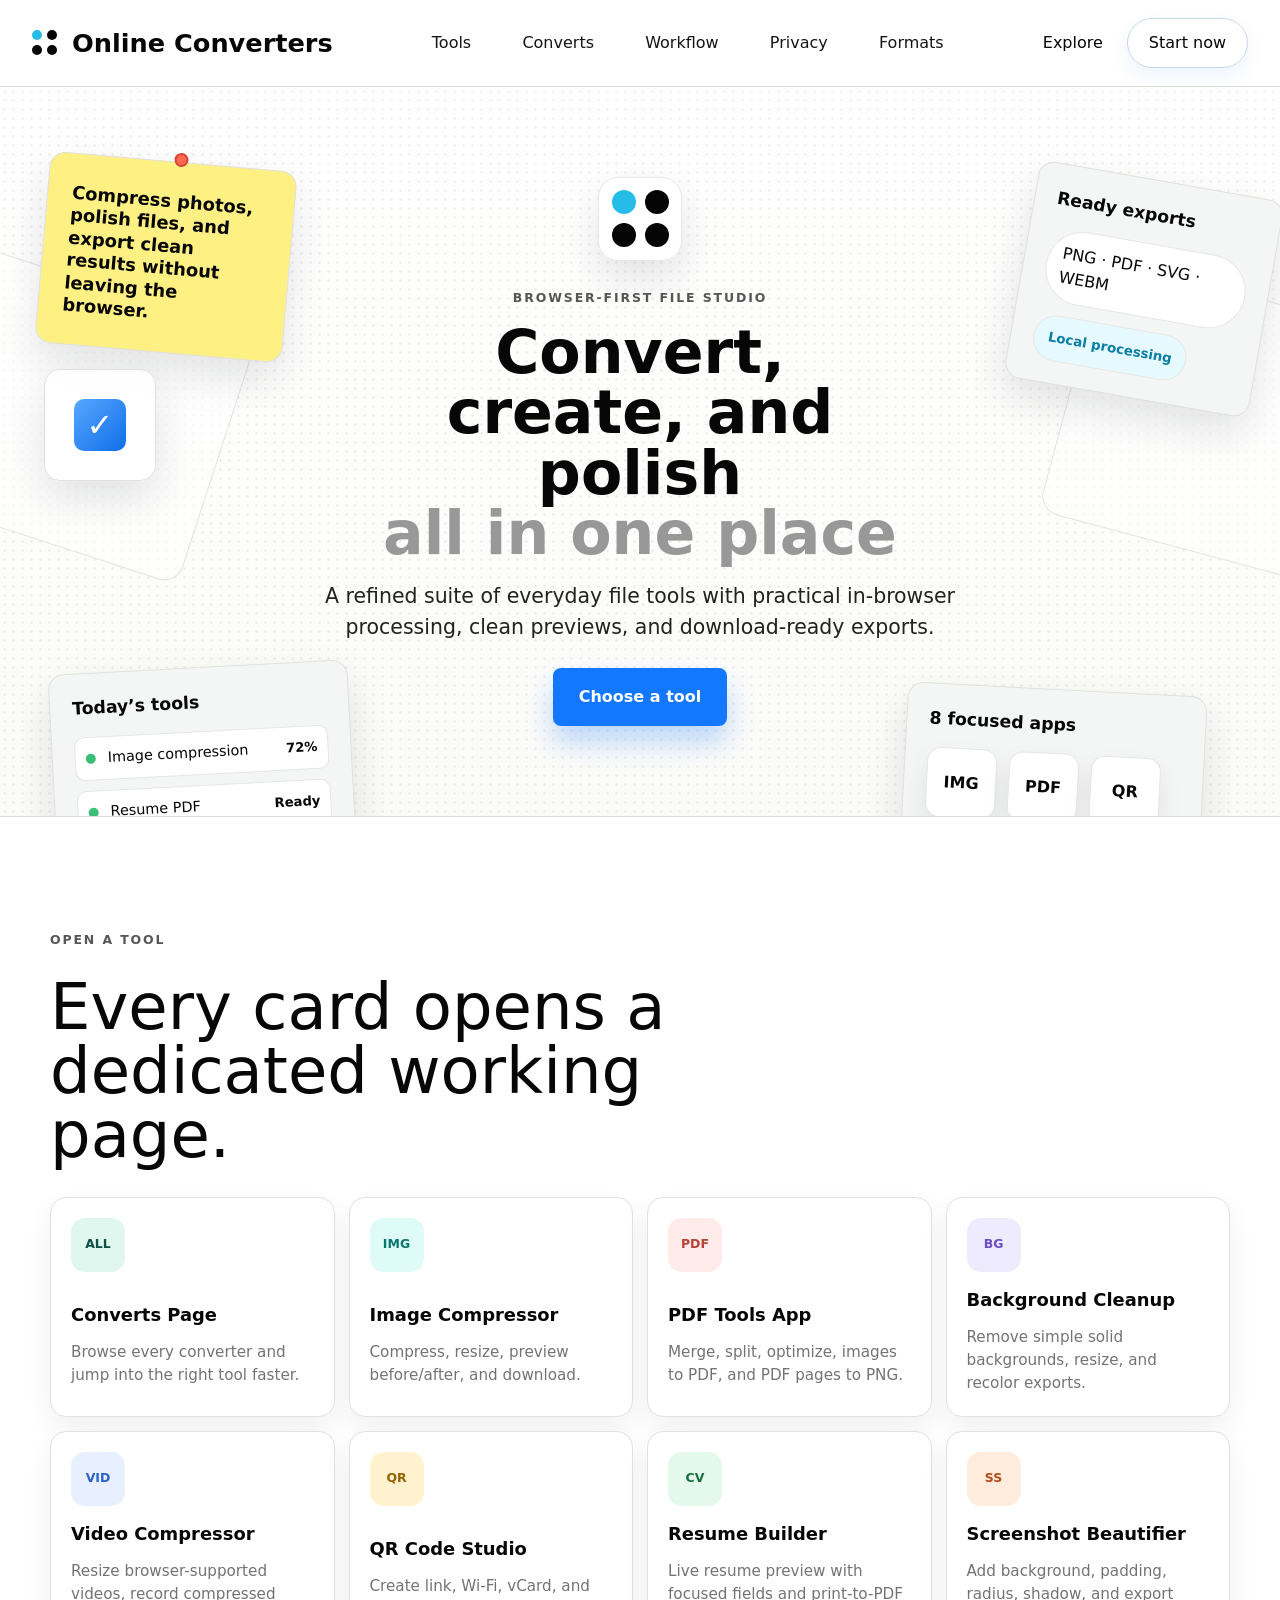
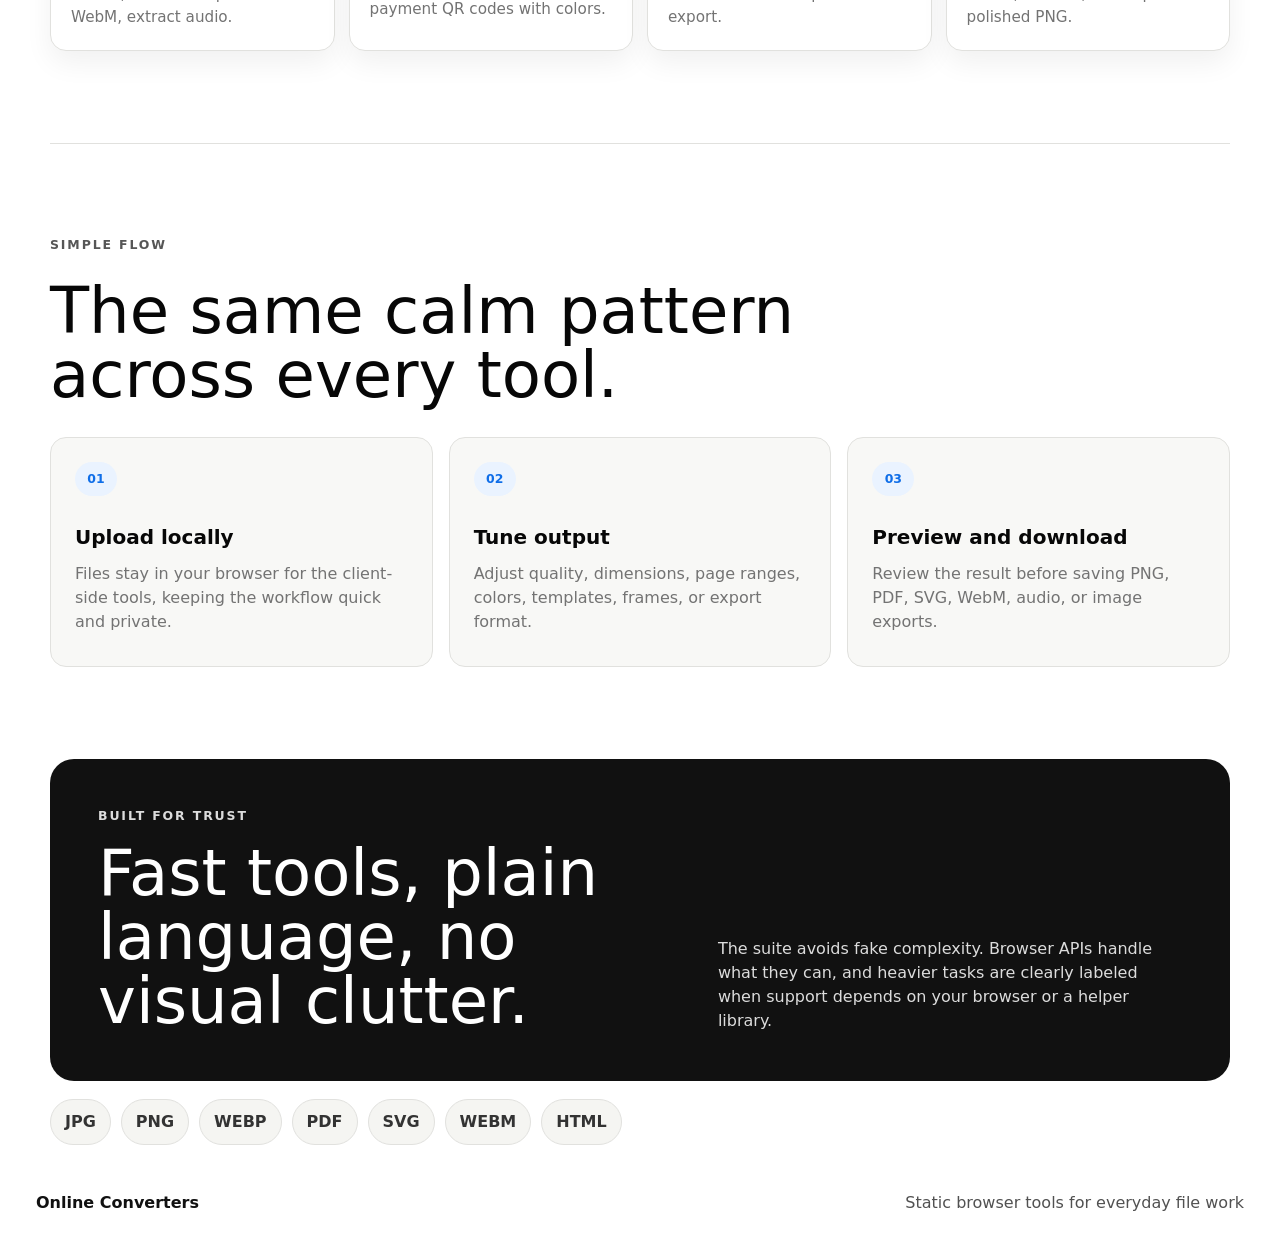
<file: index.html>
<!doctype html>
<html lang="en">
  <head>
    <meta charset="utf-8">
    <meta name="viewport" content="width=device-width, initial-scale=1">
    <meta
      name="description"
      content="Online Converters is a polished browser toolkit for compressing images, editing PDFs, cleaning backgrounds, converting videos, generating QR codes, building resumes, and beautifying screenshots."
    >
    <meta name="theme-color" content="#f4f4f2">
    <title>Online Converters | File tools that feel calm</title>
    <link rel="icon" href="assets/favicon.svg" type="image/svg+xml">
    <link rel="stylesheet" href="styles.css">
  </head>
  <body>
    <div class="site-frame">
      <header class="site-header">
        <a class="brand" href="index.html" aria-label="Online Converters home">
          <span class="brand-mark" aria-hidden="true">
            <i></i><i></i><i></i><i></i>
          </span>
          <span>Online Converters</span>
        </a>

        <nav class="nav-links" aria-label="Primary navigation">
          <a href="#tools">Tools</a>
          <a href="tools/converts.html">Converts</a>
          <a href="#workflow">Workflow</a>
          <a href="#privacy">Privacy</a>
          <a href="#formats">Formats</a>
        </nav>

        <div class="header-actions">
          <a href="#tools">Explore</a>
          <a class="demo-button" href="tools/image-compressor.html">Start now</a>
        </div>
      </header>

      <main>
        <section class="hero" aria-labelledby="hero-title">
          <div class="hero-art hero-art-left hero-note" aria-hidden="true">
            <span class="pin"></span>
            <p>Compress photos, polish files, and export clean results without leaving the browser.</p>
          </div>

          <div class="hero-art hero-art-check" aria-hidden="true">
            <span>✓</span>
          </div>

          <div class="hero-art hero-art-reminder" aria-hidden="true">
            <strong>Ready exports</strong>
            <span>PNG · PDF · SVG · WEBM</span>
            <small>Local processing</small>
          </div>

          <div class="hero-art hero-art-tasks" aria-hidden="true">
            <strong>Today’s tools</strong>
            <span><i></i> Image compression <b>72%</b></span>
            <span><i></i> Resume PDF <b>Ready</b></span>
          </div>

          <div class="hero-art hero-art-integrations" aria-hidden="true">
            <strong>8 focused apps</strong>
            <div>
              <span>IMG</span><span>PDF</span><span>QR</span>
            </div>
          </div>

          <div class="hero-center">
            <div class="hero-logo" aria-hidden="true">
              <i></i><i></i><i></i><i></i>
            </div>
            <p class="eyebrow">Browser-first file studio</p>
            <h1 id="hero-title">
              Convert, create, and polish
              <span>all in one place</span>
            </h1>
            <p class="hero-lede">
              A refined suite of everyday file tools with practical in-browser processing, clean previews, and download-ready exports.
            </p>
            <a class="primary-cta" href="#tools">Choose a tool</a>
          </div>
        </section>

        <section class="tool-strip" id="tools" aria-labelledby="tools-title">
          <div class="section-heading">
            <p class="eyebrow">Open a tool</p>
            <h2 id="tools-title">Every card opens a dedicated working page.</h2>
          </div>

          <div class="tool-grid">
            <a class="tool-card" href="tools/converts.html">
              <span class="tool-icon icon-converts">ALL</span>
              <strong>Converts Page</strong>
              <small>Browse every converter and jump into the right tool faster.</small>
            </a>
            <a class="tool-card" href="tools/image-compressor.html">
              <span class="tool-icon icon-image">IMG</span>
              <strong>Image Compressor</strong>
              <small>Compress, resize, preview before/after, and download.</small>
            </a>
            <a class="tool-card" href="tools/pdf-tools.html">
              <span class="tool-icon icon-pdf">PDF</span>
              <strong>PDF Tools App</strong>
              <small>Merge, split, optimize, images to PDF, and PDF pages to PNG.</small>
            </a>
            <a class="tool-card" href="tools/background-remover.html">
              <span class="tool-icon icon-bg">BG</span>
              <strong>Background Cleanup</strong>
              <small>Remove simple solid backgrounds, resize, and recolor exports.</small>
            </a>
            <a class="tool-card" href="tools/video-converter.html">
              <span class="tool-icon icon-video">VID</span>
              <strong>Video Compressor</strong>
              <small>Resize browser-supported videos, record compressed WebM, extract audio.</small>
            </a>
            <a class="tool-card" href="tools/qr-studio.html">
              <span class="tool-icon icon-qr">QR</span>
              <strong>QR Code Studio</strong>
              <small>Create link, Wi-Fi, vCard, and payment QR codes with colors.</small>
            </a>
            <a class="tool-card" href="tools/resume-builder.html">
              <span class="tool-icon icon-resume">CV</span>
              <strong>Resume Builder</strong>
              <small>Live resume preview with focused fields and print-to-PDF export.</small>
            </a>
            <a class="tool-card" href="tools/screenshot-beautifier.html">
              <span class="tool-icon icon-shot">SS</span>
              <strong>Screenshot Beautifier</strong>
              <small>Add background, padding, radius, shadow, and export polished PNG.</small>
            </a>
          </div>
        </section>

        <section class="workflow" id="workflow" aria-labelledby="workflow-title">
          <div class="section-heading">
            <p class="eyebrow">Simple flow</p>
            <h2 id="workflow-title">The same calm pattern across every tool.</h2>
          </div>

          <div class="workflow-grid">
            <article>
              <span>01</span>
              <h3>Upload locally</h3>
              <p>Files stay in your browser for the client-side tools, keeping the workflow quick and private.</p>
            </article>
            <article>
              <span>02</span>
              <h3>Tune output</h3>
              <p>Adjust quality, dimensions, page ranges, colors, templates, frames, or export format.</p>
            </article>
            <article>
              <span>03</span>
              <h3>Preview and download</h3>
              <p>Review the result before saving PNG, PDF, SVG, WebM, audio, or image exports.</p>
            </article>
          </div>
        </section>

        <section class="privacy-band" id="privacy">
          <div>
            <p class="eyebrow">Built for trust</p>
            <h2>Fast tools, plain language, no visual clutter.</h2>
          </div>
          <p>
            The suite avoids fake complexity. Browser APIs handle what they can, and heavier tasks are clearly labeled when support depends on your browser or a helper library.
          </p>
        </section>

        <section class="format-band" id="formats" aria-label="Supported format highlights">
          <span>JPG</span><span>PNG</span><span>WEBP</span><span>PDF</span><span>SVG</span><span>WEBM</span><span>HTML</span>
        </section>
      </main>
    </div>

    <footer class="page-footer">
      <span>Online Converters</span>
      <span>Static browser tools for everyday file work</span>
    </footer>
  </body>
</html>
</file>
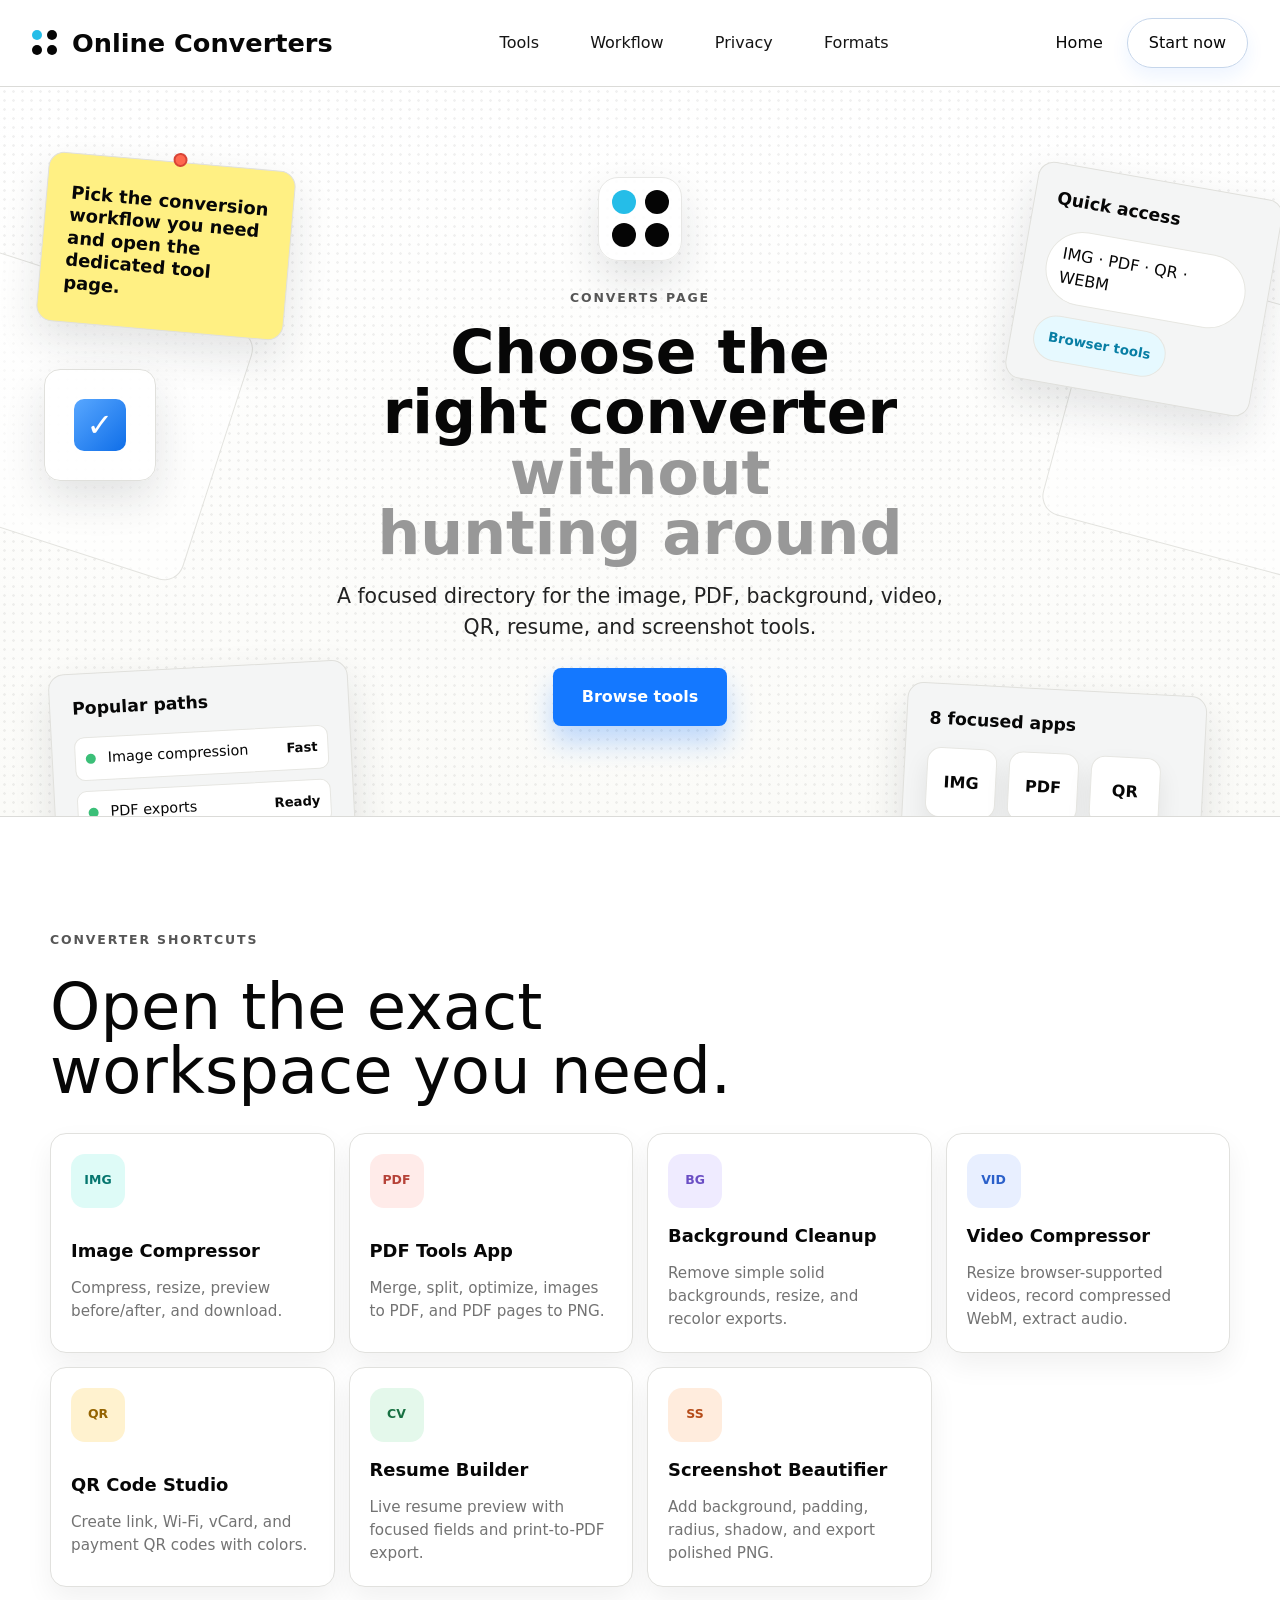
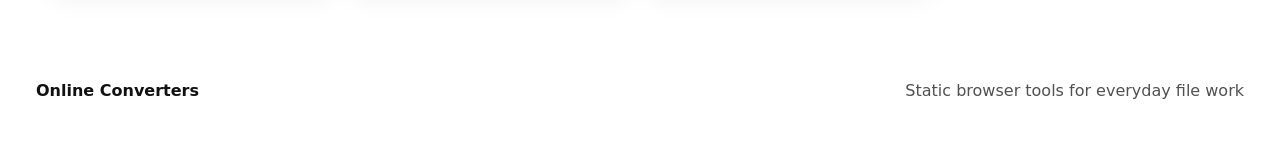
<file: tools/converts.html>
<!doctype html>
<html lang="en">
  <head>
    <meta charset="utf-8">
    <meta name="viewport" content="width=device-width, initial-scale=1">
    <meta
      name="description"
      content="Browse every Online Converters tool from one calm converts page."
    >
    <meta name="theme-color" content="#f4f4f2">
    <title>Converts Page | Online Converters</title>
    <link rel="icon" href="../assets/favicon.svg" type="image/svg+xml">
    <link rel="stylesheet" href="../styles.css">
  </head>
  <body>
    <div class="site-frame">
      <header class="site-header">
        <a class="brand" href="../index.html" aria-label="Online Converters home">
          <span class="brand-mark" aria-hidden="true">
            <i></i><i></i><i></i><i></i>
          </span>
          <span>Online Converters</span>
        </a>

        <nav class="nav-links" aria-label="Primary navigation">
          <a href="../index.html#tools">Tools</a>
          <a href="../index.html#workflow">Workflow</a>
          <a href="../index.html#privacy">Privacy</a>
          <a href="../index.html#formats">Formats</a>
        </nav>

        <div class="header-actions">
          <a href="../index.html">Home</a>
          <a class="demo-button" href="image-compressor.html">Start now</a>
        </div>
      </header>

      <main>
        <section class="hero" aria-labelledby="converts-title">
          <div class="hero-art hero-art-left hero-note" aria-hidden="true">
            <span class="pin"></span>
            <p>Pick the conversion workflow you need and open the dedicated tool page.</p>
          </div>

          <div class="hero-art hero-art-check" aria-hidden="true">
            <span>✓</span>
          </div>

          <div class="hero-art hero-art-reminder" aria-hidden="true">
            <strong>Quick access</strong>
            <span>IMG · PDF · QR · WEBM</span>
            <small>Browser tools</small>
          </div>

          <div class="hero-art hero-art-tasks" aria-hidden="true">
            <strong>Popular paths</strong>
            <span><i></i> Image compression <b>Fast</b></span>
            <span><i></i> PDF exports <b>Ready</b></span>
          </div>

          <div class="hero-art hero-art-integrations" aria-hidden="true">
            <strong>8 focused apps</strong>
            <div>
              <span>IMG</span><span>PDF</span><span>QR</span>
            </div>
          </div>

          <div class="hero-center">
            <div class="hero-logo" aria-hidden="true">
              <i></i><i></i><i></i><i></i>
            </div>
            <p class="eyebrow">Converts page</p>
            <h1 id="converts-title">
              Choose the right converter
              <span>without hunting around</span>
            </h1>
            <p class="hero-lede">
              A focused directory for the image, PDF, background, video, QR, resume, and screenshot tools.
            </p>
            <a class="primary-cta" href="#convert-tools">Browse tools</a>
          </div>
        </section>

        <section class="tool-strip" id="convert-tools" aria-labelledby="convert-tools-title">
          <div class="section-heading">
            <p class="eyebrow">Converter shortcuts</p>
            <h2 id="convert-tools-title">Open the exact workspace you need.</h2>
          </div>

          <div class="tool-grid">
            <a class="tool-card" href="image-compressor.html">
              <span class="tool-icon icon-image">IMG</span>
              <strong>Image Compressor</strong>
              <small>Compress, resize, preview before/after, and download.</small>
            </a>
            <a class="tool-card" href="pdf-tools.html">
              <span class="tool-icon icon-pdf">PDF</span>
              <strong>PDF Tools App</strong>
              <small>Merge, split, optimize, images to PDF, and PDF pages to PNG.</small>
            </a>
            <a class="tool-card" href="background-remover.html">
              <span class="tool-icon icon-bg">BG</span>
              <strong>Background Cleanup</strong>
              <small>Remove simple solid backgrounds, resize, and recolor exports.</small>
            </a>
            <a class="tool-card" href="video-converter.html">
              <span class="tool-icon icon-video">VID</span>
              <strong>Video Compressor</strong>
              <small>Resize browser-supported videos, record compressed WebM, extract audio.</small>
            </a>
            <a class="tool-card" href="qr-studio.html">
              <span class="tool-icon icon-qr">QR</span>
              <strong>QR Code Studio</strong>
              <small>Create link, Wi-Fi, vCard, and payment QR codes with colors.</small>
            </a>
            <a class="tool-card" href="resume-builder.html">
              <span class="tool-icon icon-resume">CV</span>
              <strong>Resume Builder</strong>
              <small>Live resume preview with focused fields and print-to-PDF export.</small>
            </a>
            <a class="tool-card" href="screenshot-beautifier.html">
              <span class="tool-icon icon-shot">SS</span>
              <strong>Screenshot Beautifier</strong>
              <small>Add background, padding, radius, shadow, and export polished PNG.</small>
            </a>
          </div>
        </section>
      </main>
    </div>

    <footer class="page-footer">
      <span>Online Converters</span>
      <span>Static browser tools for everyday file work</span>
    </footer>
  </body>
</html>
</file>
<file: styles.css>
:root {
  color-scheme: light;
  --page: #ffffff;
  --paper: #ffffff;
  --ink: #070707;
  --muted: #737373;
  --line: #e1e1de;
  --soft: #f6f6f3;
  --blue: #1478ff;
  --cyan: #25bde8;
  --yellow: #fff083;
  --green: #3bbf78;
  --red: #ff684f;
  --shadow: none;
  --soft-shadow: 0 18px 42px rgba(23, 31, 38, .12);
  --radius: 8px;
  --frame-radius: 14px;
  --max: 1440px;
}

* {
  box-sizing: border-box;
}

html {
  scroll-behavior: smooth;
}

body {
  min-width: 320px;
  margin: 0;
  color: var(--ink);
  background: var(--page);
  font-family: Inter, ui-sans-serif, system-ui, -apple-system, BlinkMacSystemFont, "Segoe UI", sans-serif;
  line-height: 1.5;
}

a {
  color: inherit;
  text-decoration: none;
}

button,
input,
select,
textarea {
  font: inherit;
}

.site-frame {
  width: 100%;
  max-width: none;
  margin: 0 auto;
  overflow: hidden;
  background: var(--paper);
  border: 0;
  border-radius: 0;
  box-shadow: var(--shadow);
}

.site-header {
  display: grid;
  grid-template-columns: auto 1fr auto;
  align-items: center;
  gap: 28px;
  min-height: 86px;
  width: min(var(--max), calc(100% - 64px));
  margin: 0 auto;
  padding: 0;
}

.brand,
.nav-links,
.header-actions {
  display: flex;
  align-items: center;
}

.brand {
  gap: 15px;
  font-size: clamp(1.2rem, 2vw, 1.7rem);
  font-weight: 800;
  letter-spacing: 0;
}

.brand-mark,
.hero-logo {
  display: grid;
  grid-template-columns: repeat(2, 10px);
  gap: 5px;
}

.brand-mark i,
.hero-logo i {
  width: 10px;
  height: 10px;
  background: #050505;
  border-radius: 50%;
}

.brand-mark i:first-child,
.hero-logo i:first-child {
  background: var(--cyan);
}

.nav-links {
  justify-content: center;
  gap: clamp(22px, 4vw, 52px);
  color: #151515;
  font-size: 1rem;
}

.nav-links a,
.header-actions a {
  border-radius: 999px;
}

.nav-links a:focus-visible,
.header-actions a:focus-visible,
.tool-card:focus-visible,
.primary-cta:focus-visible {
  outline: 3px solid rgba(20, 120, 255, .28);
  outline-offset: 3px;
}

.header-actions {
  justify-content: flex-end;
  gap: 24px;
  font-size: 1rem;
}

.demo-button {
  min-width: 118px;
  padding: 12px 21px;
  text-align: center;
  border: 1px solid #c6d6eb;
  box-shadow: 0 8px 18px rgba(20, 120, 255, .08);
}

.hero {
  position: relative;
  display: grid;
  place-items: center;
  min-height: clamp(520px, 52vw, 700px);
  width: 100%;
  margin: 0 0 22px;
  padding: clamp(54px, 7vw, 96px) clamp(18px, 4vw, 56px);
  overflow: hidden;
  background:
    radial-gradient(circle, rgba(0, 0, 0, .055) 1px, transparent 1.6px),
    linear-gradient(180deg, #ffffff, #fbfbf8);
  background-size: 9px 9px, auto;
  border-top: 1px solid #dbdbd8;
  border-bottom: 1px solid #dbdbd8;
  border-radius: 0;
}

.hero::before,
.hero::after {
  position: absolute;
  width: 340px;
  height: 260px;
  content: "";
  background: rgba(255, 255, 255, .58);
  border: 1px solid rgba(220, 220, 216, .8);
  border-radius: 20px;
  transform: rotate(18deg);
}

.hero::before {
  left: -116px;
  top: 190px;
}

.hero::after {
  right: -128px;
  top: 210px;
  transform: rotate(15deg);
}

.hero-center {
  position: relative;
  z-index: 5;
  display: grid;
  justify-items: center;
  max-width: 860px;
  text-align: center;
}

.hero-logo {
  grid-template-columns: repeat(2, 24px);
  gap: 9px;
  width: 84px;
  height: 84px;
  place-content: center;
  margin-bottom: 28px;
  background: rgba(255, 255, 255, .85);
  border: 1px solid #e7e7e5;
  border-radius: 20px;
  box-shadow: var(--soft-shadow);
}

.hero-logo i {
  width: 24px;
  height: 24px;
}

.eyebrow {
  margin: 0 0 15px;
  color: #565656;
  font-size: .78rem;
  font-weight: 800;
  letter-spacing: .15em;
  text-transform: uppercase;
}

h1,
h2,
h3,
p {
  margin-top: 0;
}

h1 {
  max-width: 13ch;
  margin-bottom: 18px;
  font-size: clamp(2.85rem, 4.7vw, 4.9rem);
  font-weight: 560;
  line-height: 1;
  letter-spacing: 0;
}

h1 span {
  display: block;
  color: #989898;
}

.hero-lede {
  max-width: 640px;
  margin-bottom: 26px;
  color: #222;
  font-size: clamp(1.04rem, 2vw, 1.28rem);
}

.primary-cta {
  display: inline-flex;
  align-items: center;
  justify-content: center;
  min-width: 174px;
  min-height: 58px;
  padding: 0 26px;
  color: #fff;
  font-weight: 750;
  background: var(--blue);
  border-radius: var(--radius);
  box-shadow: 0 16px 28px rgba(20, 120, 255, .28);
}

.hero-art {
  position: absolute;
  z-index: 3;
  background: #f4f5f5;
  border: 1px solid #e0e0dc;
  border-radius: 16px;
  box-shadow: var(--soft-shadow);
}

.hero-note {
  left: 42px;
  top: 74px;
  width: 248px;
  min-height: 160px;
  padding: 28px 24px;
  background: var(--yellow);
  transform: rotate(5deg);
}

.hero-note p {
  margin: 0;
  font-size: 1.12rem;
  font-weight: 650;
  line-height: 1.25;
}

.pin {
  position: absolute;
  top: -10px;
  left: 50%;
  width: 14px;
  height: 14px;
  background: var(--red);
  border: 2px solid #d84436;
  border-radius: 50%;
}

.hero-art-check {
  left: 44px;
  top: 282px;
  display: grid;
  place-items: center;
  width: 112px;
  height: 112px;
  background: rgba(255, 255, 255, .88);
}

.hero-art-check span {
  display: grid;
  place-items: center;
  width: 52px;
  height: 52px;
  color: #fff;
  font-size: 2rem;
  font-weight: 800;
  background: linear-gradient(135deg, #58a7ff, #0f6ee8);
  border-radius: 10px;
}

.hero-art-reminder {
  top: 92px;
  right: 12px;
  width: 248px;
  padding: 22px;
  transform: rotate(10deg);
}

.hero-art-reminder strong,
.hero-art-tasks strong,
.hero-art-integrations strong {
  display: block;
  margin-bottom: 15px;
  font-size: 1.08rem;
}

.hero-art-reminder span,
.hero-art-reminder small {
  display: block;
  padding: 12px 14px;
  background: #fff;
  border: 1px solid #e7e7e2;
  border-radius: 999px;
}

.hero-art-reminder small {
  width: fit-content;
  margin-top: 13px;
  color: #087ea4;
  font-weight: 750;
  background: #e6f9ff;
}

.hero-art-tasks {
  left: 52px;
  bottom: -36px;
  width: 300px;
  padding: 22px;
  transform: rotate(-3deg);
}

.hero-art-tasks span {
  display: grid;
  grid-template-columns: 12px 1fr auto;
  gap: 10px;
  align-items: center;
  min-height: 44px;
  padding: 9px 10px;
  margin-top: 10px;
  background: #fff;
  border: 1px solid #e6e6e2;
  border-radius: 10px;
  font-size: .9rem;
}

.hero-art-tasks i {
  width: 10px;
  height: 10px;
  background: var(--green);
  border-radius: 50%;
}

.hero-art-tasks b {
  font-size: .82rem;
}

.hero-art-integrations {
  right: 76px;
  bottom: -30px;
  width: 300px;
  padding: 22px;
  transform: rotate(3deg);
}

.hero-art-integrations div {
  display: flex;
  gap: 12px;
}

.hero-art-integrations span {
  display: grid;
  place-items: center;
  width: 70px;
  height: 70px;
  font-weight: 850;
  background: #fff;
  border: 1px solid #e6e6e2;
  border-radius: 14px;
  box-shadow: 0 12px 24px rgba(0, 0, 0, .08);
}

.tool-strip,
.workflow,
.privacy-band,
.format-band {
  width: min(1180px, calc(100% - 48px));
  margin: 0 auto;
}

.tool-strip,
.workflow {
  padding: clamp(56px, 8vw, 92px) 0;
}

.section-heading {
  display: grid;
  gap: 10px;
  max-width: 790px;
  margin-bottom: 30px;
}

.section-heading h2 {
  margin: 0;
  font-size: clamp(2.1rem, 5vw, 4.3rem);
  font-weight: 520;
  line-height: 1;
  letter-spacing: 0;
}

.tool-grid {
  display: grid;
  grid-template-columns: repeat(4, minmax(0, 1fr));
  gap: 14px;
}

.tool-card {
  display: grid;
  gap: 16px;
  min-height: 220px;
  padding: 20px;
  background: #fff;
  border: 1px solid var(--line);
  border-radius: 16px;
  box-shadow: 0 12px 28px rgba(0, 0, 0, .06);
  transition: transform .18s ease, box-shadow .18s ease, border-color .18s ease;
}

.tool-card:hover {
  transform: translateY(-4px);
  border-color: #bdd5f7;
  box-shadow: 0 22px 44px rgba(0, 0, 0, .1);
}

.tool-card strong {
  align-self: end;
  font-size: 1.12rem;
  line-height: 1.15;
}

.tool-card small {
  color: var(--muted);
  font-size: .95rem;
}

.tool-icon {
  display: grid;
  place-items: center;
  width: 54px;
  height: 54px;
  font-size: .78rem;
  font-weight: 850;
  border-radius: 14px;
}

.icon-image { color: #06766f; background: #defbf7; }
.icon-pdf { color: #b64238; background: #ffebe9; }
.icon-bg { color: #6a4ec4; background: #efebff; }
.icon-video { color: #2b60ca; background: #e8efff; }
.icon-qr { color: #946300; background: #fff2cf; }
.icon-resume { color: #187042; background: #e4f8eb; }
.icon-shot { color: #b54b18; background: #ffecdd; }
.icon-converts { color: #0f4f46; background: #dff7ef; }

.workflow {
  border-top: 1px solid var(--line);
}

.workflow-grid {
  display: grid;
  grid-template-columns: repeat(3, minmax(0, 1fr));
  gap: 16px;
}

.workflow-grid article {
  min-height: 230px;
  padding: 24px;
  background: #f8f8f6;
  border: 1px solid var(--line);
  border-radius: 16px;
}

.workflow-grid span {
  display: grid;
  place-items: center;
  width: 42px;
  height: 34px;
  margin-bottom: 26px;
  color: #0f6ee8;
  font-size: .78rem;
  font-weight: 850;
  background: #eaf3ff;
  border-radius: 999px;
}

.workflow-grid h3 {
  margin-bottom: 10px;
  font-size: 1.25rem;
}

.workflow-grid p {
  margin-bottom: 0;
  color: var(--muted);
}

.privacy-band {
  display: grid;
  grid-template-columns: minmax(0, .95fr) minmax(320px, .75fr);
  gap: 32px;
  align-items: end;
  padding: clamp(30px, 5vw, 48px);
  margin-bottom: 18px;
  color: #fff;
  background: #111;
  border-radius: 24px;
}

.privacy-band h2 {
  max-width: 760px;
  margin-bottom: 0;
  font-size: clamp(2rem, 5vw, 4rem);
  font-weight: 520;
  line-height: 1;
}

.privacy-band .eyebrow,
.privacy-band p {
  color: #dcdcdc;
}

.privacy-band p:last-child {
  margin: 0;
}

.format-band {
  display: flex;
  flex-wrap: wrap;
  gap: 10px;
  padding: 0 0 46px;
}

.format-band span {
  padding: 10px 14px;
  color: #333;
  font-weight: 800;
  background: #f5f5f2;
  border: 1px solid var(--line);
  border-radius: 999px;
}

.page-footer {
  display: flex;
  justify-content: space-between;
  gap: 18px;
  width: min(var(--max), calc(100% - 72px));
  margin: 0 auto 42px;
  color: #515151;
}

.page-footer span:first-child {
  color: #111;
  font-weight: 850;
}

@media (max-width: 1180px) {
  .tool-grid {
    grid-template-columns: repeat(3, minmax(0, 1fr));
  }

  .hero-note,
  .hero-art-reminder {
    width: 218px;
  }

  .hero-art-tasks,
  .hero-art-integrations {
    width: 260px;
  }
}

@media (max-height: 760px) and (min-width: 941px) {
  .site-frame {
    margin-top: 0;
  }

  .site-header {
    min-height: 74px;
  }

  .hero {
    min-height: 548px;
    padding-top: 44px;
    padding-bottom: 54px;
  }

  .hero-logo {
    width: 68px;
    height: 68px;
    grid-template-columns: repeat(2, 18px);
    gap: 7px;
    margin-bottom: 20px;
    border-radius: 16px;
  }

  .hero-logo i {
    width: 18px;
    height: 18px;
  }

  h1 {
    max-width: 13ch;
    margin-bottom: 18px;
    font-size: clamp(2.85rem, 5vw, 4.65rem);
  }

  .hero-lede {
    max-width: 600px;
    margin-bottom: 20px;
    font-size: 1.04rem;
  }

  .primary-cta {
    min-height: 52px;
  }

  .hero-note {
    top: 62px;
  }

  .hero-art-check {
    top: 250px;
  }

  .hero-art-reminder {
    top: 76px;
  }

  .hero-art-tasks,
  .hero-art-integrations {
    display: none;
  }
}

@media (max-width: 940px) {
  .page-footer {
    width: min(100% - 28px, var(--max));
  }

  .site-header,
  .hero {
    width: min(100% - 28px, var(--max));
  }

  .site-header {
    grid-template-columns: 1fr auto;
  }

  .nav-links {
    display: none;
  }

  .hero {
    align-content: start;
    min-height: auto;
    padding-top: 74px;
  }

  .hero-art {
    position: relative;
    inset: auto;
    transform: none;
  }

  .hero-center {
    order: 1;
  }

  .hero-note,
  .hero-art-check,
  .hero-art-reminder,
  .hero-art-tasks,
  .hero-art-integrations {
    display: none;
  }

  h1 {
    max-width: 10ch;
  }

  .tool-grid {
    grid-template-columns: repeat(2, minmax(0, 1fr));
  }

  .workflow-grid,
  .privacy-band {
    grid-template-columns: 1fr;
  }
}

@media (max-width: 640px) {
  .site-frame {
    margin-top: 0;
  }

  .site-header {
    min-height: 72px;
  }

  .brand {
    font-size: 1.05rem;
    gap: 10px;
  }

  .brand-mark {
    grid-template-columns: repeat(2, 8px);
    gap: 4px;
  }

  .brand-mark i {
    width: 8px;
    height: 8px;
  }

  .header-actions > a:first-child {
    display: none;
  }

  .demo-button {
    min-width: 92px;
    padding: 10px 14px;
    font-size: .9rem;
  }

  .hero {
    width: 100%;
    margin: 0 0 18px;
    padding: 42px 18px 48px;
  }

  .hero-logo {
    width: 60px;
    height: 60px;
    grid-template-columns: repeat(2, 15px);
    gap: 6px;
    margin-bottom: 22px;
  }

  .hero-logo i {
    width: 15px;
    height: 15px;
  }

  .eyebrow {
    font-size: .7rem;
  }

  .hero-lede {
    margin-bottom: 22px;
    font-size: 1rem;
  }

  h1 {
    max-width: 100%;
    margin-bottom: 20px;
    font-size: clamp(2.25rem, 10vw, 3rem);
  }

  .tool-strip,
  .workflow {
    padding-top: 44px;
    padding-bottom: 54px;
  }

  .primary-cta {
    width: 100%;
  }

  .tool-strip,
  .workflow,
  .privacy-band,
  .format-band {
    width: min(100% - 28px, 1180px);
  }

  .tool-grid {
    grid-template-columns: 1fr;
  }

  .tool-card {
    min-height: 0;
  }

  .privacy-band {
    border-radius: 18px;
  }

  .page-footer {
    flex-direction: column;
  }
}
</file>
